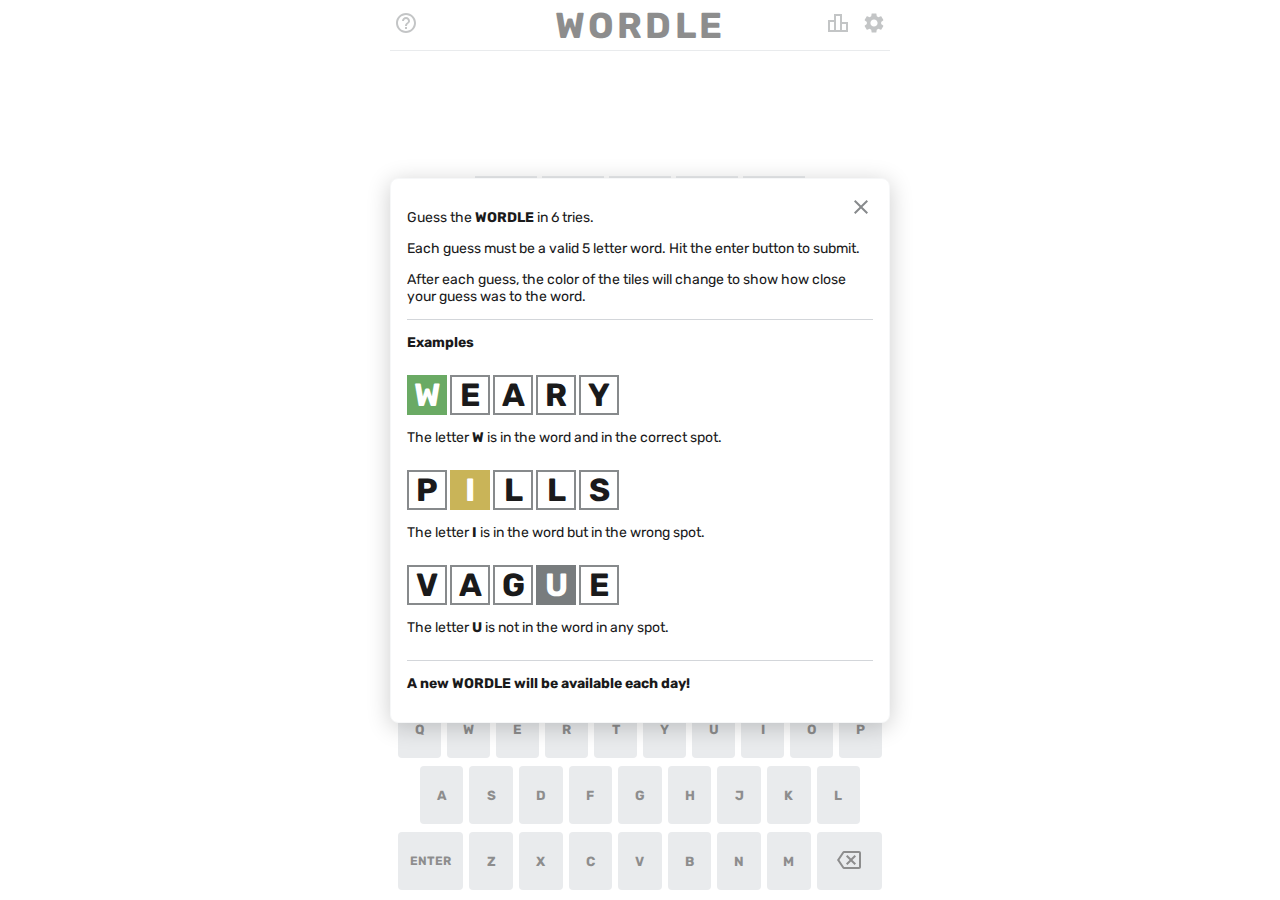
<file: index.html>
<!DOCTYPE html>
<html lang="en">
<head>
<meta charset="UTF-8" />
<meta name="viewport" content="width=device-width, initial-scale=1.0, user-scalable=no" />
<meta name="robots" content="noindex, nofollow, noodp, noydir" />
<title>Daily Wordle</title>
<meta name="theme-color" content="#6aaa64" />
<link href="rs/images/wordle_logo_32x32.png" rel="icon shortcut" sizes="3232" />
<link href="rs/images/wordle_logo_192x192.png" rel="apple-touch-icon" />
<link rel="stylesheet" type="text/css" href="rs/css/style.css">
<link rel="preconnect" href="https://fonts.googleapis.com">
<link rel="preconnect" href="https://fonts.gstatic.com" crossorigin>
<link href="https://fonts.googleapis.com/css2?family=Rubik:wght@500;600&display=swap" rel="stylesheet">
<style>body{font-family: "Rubik",sans-serif;}</style>
</head>
<body>
<script>
            (function () {
                window.wordle = window.wordle || {};
                window.wordle.hash = 'af610646';
            })();
        </script>
<script src="rs/js/ob_wordle2.js"></script>
<game-app></game-app>
</body>
</html>
</file>
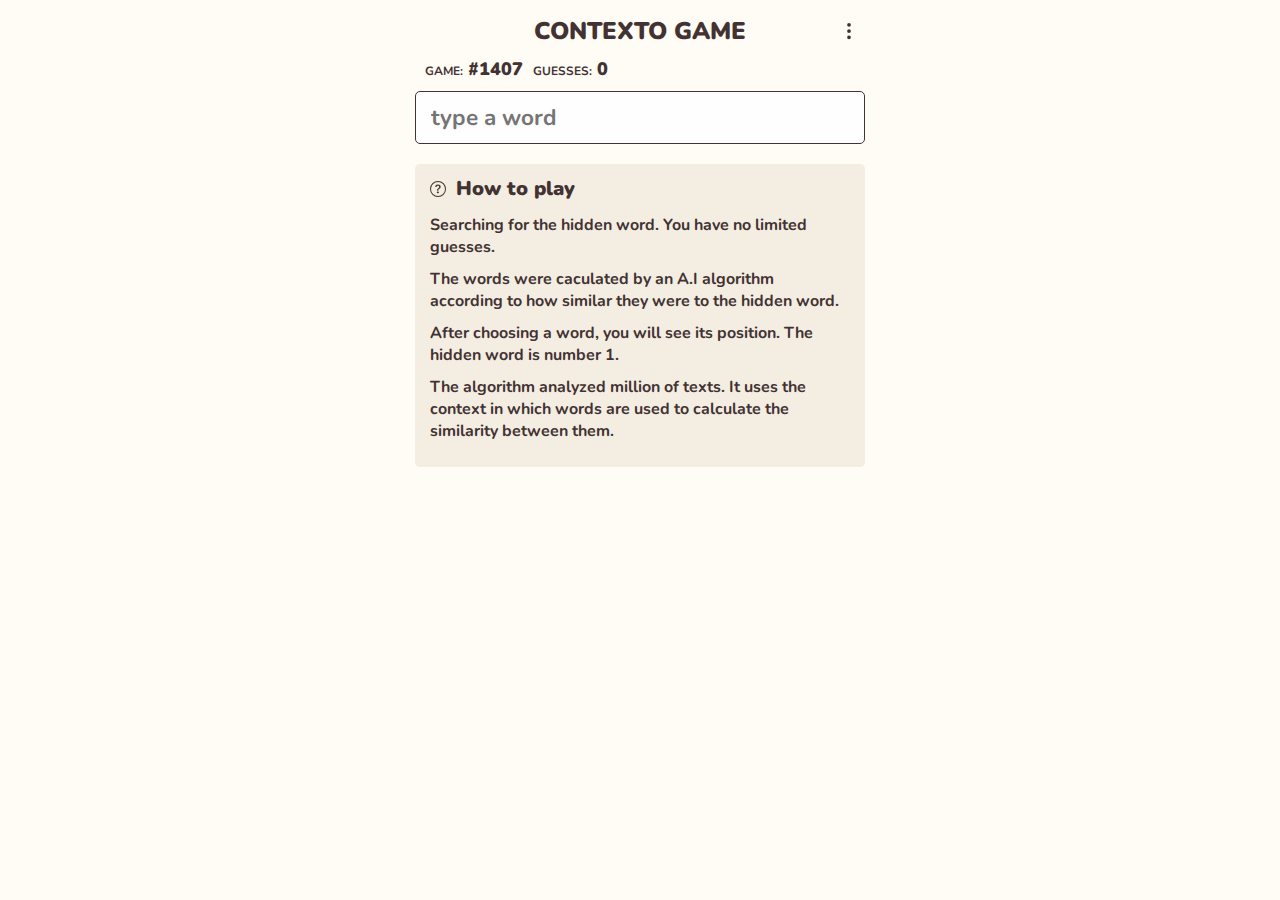
<file: contextogame/index.html>
<html lang="en" translate="no">
   <head> 
      <meta charset="utf-8">
      <link rel="icon" href="/favicon.ico">
      <meta name="viewport" content="width=device-width,initial-scale=1">
      <meta name="theme-color" content="#000000">
      <meta name="description" content="Contexto Game - The best daily word guessing game to play">
      <meta http-equiv="X-Frame-Options" content="deny">  
      <link rel="preconnect" href="https://fonts.googleapis.com">
      <link rel="preconnect" href="https://fonts.gstatic.com" crossorigin="">
      <link href="https://fonts.googleapis.com/css2?family=Nunito:wght@600;700;800;900&amp;display=swap" rel="stylesheet">
      <title>Contexto Game</title>
      <script defer="defer" src="./source/js/main.js"></script>
      <link href="./source/css/main.b6b9b6e5.css" rel="stylesheet"> 
      <style type="text/css" id="pwCSSstyling">.pw-tag { text-align: center; opacity: 1}.pw-oop-tag {width: 1px; height: 1px; line-height:1px; position: fixed}.pw-tag-hidden { visibility: hidden; opacity: 0}.pw-in-article { padding:20px 0; }.pw-in-article_hidden { visibility: hidden; height:0; }.pw-fixed-mobile-leaderboard{ position: fixed;bottom: 0px;left: 50%;width: 320px;height:50px;margin-left:-160px;z-index: 2147483645;text-align: center;padding: 2px 0;background: rgba(0, 0, 0, 0.8);transition: opacity .6s ease-in}.fixed-mobile-close { cursor: pointer;border-top: 1px solid rgba(0,0,0,0.35);border-left: 1px solid rgba(0,0,0,0.35);border-right: 1px solid rgba(0,0,0,0.35);border-radius: 4px 4px 0 0; padding: 3px 6px 3px 6px;position: absolute; top: -22px; right: -1px; z-index: -1;background-color: rgba(0,0,0,0.55);box-shadow: inset 0 0 0 1px rgba(255,255,255,0.2);color: rgba(255,255,255,0.75);line-height: 1.2;font-size: 12px;font-family: Helvetica,Arial,sans-serif;-webkit-transition: all .5s ease-out;-moz-transition: all .5s ease-out;-o-transition: all .5s ease-out;transition: all .5s ease-out;}.pw-siderail-left-close { cursor: pointer;border-top: 1px solid rgba(0,0,0,0.35);border-left: 1px solid rgba(0,0,0,0.35);border-right: 1px solid rgba(0,0,0,0.35);border-radius: 4px 4px 0 0; padding: 3px 6px 3px 6px; position: absolute;top: -22px; left: -1px; z-index: -1; background-color: rgba(0,0,0,0.55);box-shadow: inset 0 0 0 1px rgba(255,255,255,0.2);color: rgba(255,255,255,0.75);line-height: 1.2;font-size: 12px;font-family: Helvetica,Arial,sans-serif;-webkit-transition: all .5s ease-out;-moz-transition: all .5s ease-out;-o-transition: all .5s ease-out;transition: all .5s ease-out;}.pw-siderail-right-close { cursor: pointer;border-top: 1px solid rgba(0,0,0,0.35);border-left: 1px solid rgba(0,0,0,0.35);border-right: 1px solid rgba(0,0,0,0.35);border-radius: 4px 4px 0 0; padding: 3px 6px 3px 6px; position: absolute;top: -22px; right: -1px; z-index: -1; background-color: rgba(0,0,0,0.55);box-shadow: inset 0 0 0 1px rgba(255,255,255,0.2);color: rgba(255,255,255,0.75);line-height: 1.2;font-size: 12px;font-family: Helvetica,Arial,sans-serif;-webkit-transition: all .5s ease-out;-moz-transition: all .5s ease-out;-o-transition: all .5s ease-out;transition: all .5s ease-out;}div[data-pw-desk="leaderboard_atf"].pw-sticky,div[data-pw-mobi="leaderboard_atf"].pw-sticky { z-index: 2147483645;position: fixed; top:0px; left:0px; width: 100%; padding: 20px 0;background: rgba(0,0,0,.2);overflow:hidden;transition: 750ms opacity ease-out;opacity: 1;border-bottom: 1px solid rgba(238, 238, 238, 0.4)}div[data-pw-desk="med_rect_atf"].pw-sticky { z-index: 2147483644;position: fixed; width: 300px; padding: 0; background: transparent;overflow:hidden;transition: 750ms opacity ease-out;opacity: 1;border-bottom: 20px solid #fff;border-top: 20px solid #fff}.pws-sticky:before {z-index: -1;-webkit-filter: blur(34px);width: 100%;height: 100%;content: "";position: absolute;top: 0px;left: 0px;background: rgba(0,0,0,.5);}.pw-sticky-hide{opacity: 0%;}#pw-oop-behind_page { z-index: 0}#pw-oop-site_skin { z-index: 0}#pw-oop-above_page { z-index: 2147483647}#pw-oop-top_rail { top: 0px; left:0px}#pw-oop-left_rail { left: 0px; top: 0px; position: fixed;min-width:160px;height:600px}#pw-oop-right_rail { right: 0px; top: 0px; position: fixed;min-width:160px;height:600px}.pw-tps{ display: none }#tycheConsole{ background-color: #fff; border-top: 1px solid;font-family: Arial, Helvetica, sans-serif; font-size: 12px;position: fixed; bottom: 0; width: 100%; padding: 0 2% 2% 2%;z-index: 9999999999; box-sizing: border-box}#tycheConsole a:visited{ color: rgb(52, 152, 219) }#tycheConsole li:hover{background: rgba(52, 152, 219,.26)}.ad__name{ display:inline-block; width: 15%; font-weight:bold;}div[data-pw-desk="leaderboard_atf"] > div > iframe { margin:auto; }#pw-oop-bottom_rail > div > iframe { margin:auto; }#video_backfill {position: relative; top: 50%; transform: translateY(-50%); -ms-transform: translateY(-50%);z-index: 11}#video_backfill > .pw_report_ad_container { display: block}</style>
     
   </head>
   <body>
      <noscript>You need to enable JavaScript to run this app.</noscript>
      <div id="root">
         <div class="wrapper">
            <div class="top-bar">
               <div class="title">
                  <h1>Contexto Game</h1>
               </div>
               <div style="position: relative;">
                  <button class="btn ">
                     <svg xmlns="http://www.w3.org/2000/svg" width="20" height="20" fill="currentColor" viewBox="0 0 16 16">
                        <path d="M9.5 13a1.5 1.5 0 1 1-3 0 1.5 1.5 0 0 1 3 0zm0-5a1.5 1.5 0 1 1-3 0 1.5 1.5 0 0 1 3 0zm0-5a1.5 1.5 0 1 1-3 0 1.5 1.5 0 0 1 3 0z"></path>
                     </svg>
                  </button>
               </div>
            </div>
            <div class="info-bar"><span class="label">Game:</span> <span>#151</span>&nbsp;&nbsp;<span class="label">Guesses:</span> <span>0</span>&nbsp;&nbsp;</div>
            <form><input class="word" type="text" name="word" placeholder="type a word" autocapitalize="off" autocomplete="off" value=""></form>
            <div class="how-to-play">
               <div>
                  <div class="modal-title">
                     <svg xmlns="http://www.w3.org/2000/svg" width="16" height="16" fill="currentColor" viewBox="0 0 16 16">
                        <path d="M8 15A7 7 0 1 1 8 1a7 7 0 0 1 0 14zm0 1A8 8 0 1 0 8 0a8 8 0 0 0 0 16z"></path>
                        <path d="M5.255 5.786a.237.237 0 0 0 .241.247h.825c.138 0 .248-.113.266-.25.09-.656.54-1.134 1.342-1.134.686 0 1.314.343 1.314 1.168 0 .635-.374.927-.965 1.371-.673.489-1.206 1.06-1.168 1.987l.003.217a.25.25 0 0 0 .25.246h.811a.25.25 0 0 0 .25-.25v-.105c0-.718.273-.927 1.01-1.486.609-.463 1.244-.977 1.244-2.056 0-1.511-1.276-2.241-2.673-2.241-1.267 0-2.655.59-2.75 2.286zm1.557 5.763c0 .533.425.927 1.01.927.609 0 1.028-.394 1.028-.927 0-.552-.42-.94-1.029-.94-.584 0-1.009.388-1.009.94z"></path>
                     </svg>
                     <h2>How to play</h2>
                  </div>
                  <p>Searching for the secret word. You have no limited guesses.</p>
                  <p>The words were caculated by an A.I algorithm according to how similar they were to the hidden word.</p>
                  <p>After getting a word, you will get its position. The hidden word is number 1.</p>
                  <p>The algorithm analyzed million of texts. It uses the context in which words are used to calculate the similarity between them.</p>
               </div>
            </div>
            <div class="guess-history"></div>
         </div>
      </div>
   </body> 
</html>
</file>
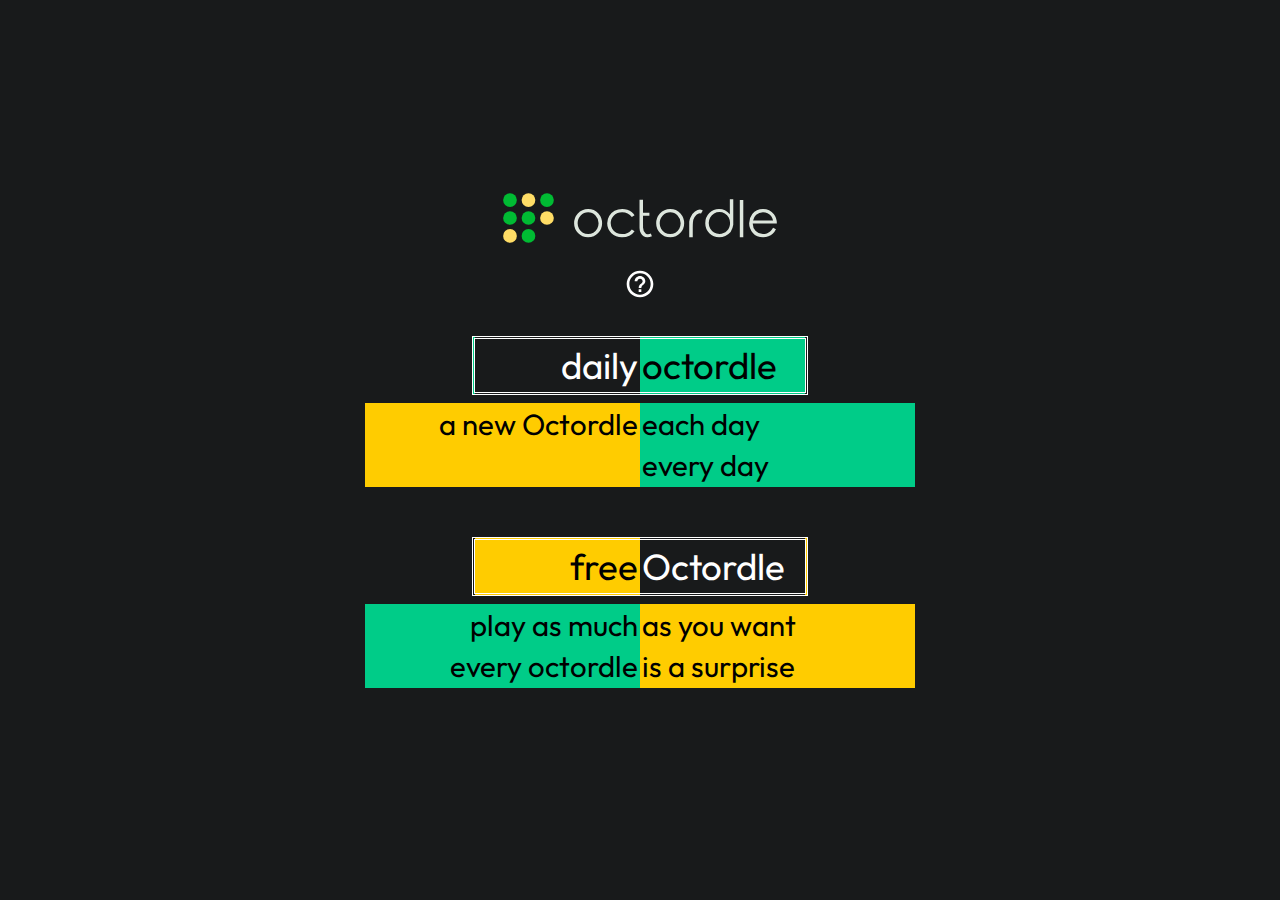
<file: octordle/index.html>
<html lang="en-US">
<head>
<meta charset="UTF-8" />
<title>Octordle</title>
<meta name="description" content="Put your skills to the test and solve eight Wordles at once! You have 13 guesses to solve all eight words. A new Octordle available each day to solve.">
<meta name="keywords" content="Octordle, Quordle, Dordle, Wordle, word game, puzzle, brain teaser">
<meta name="viewport" content="width=device-width, initial-scale=1.0, user-scalable=no">
<meta name="theme-color" content="#181a1b" />
<meta name=color-scheme content="dark">
<link rel="shortcut icon" type="image/x-icon" href="favicon.ico" />
<link rel="preconnect" href="https://fonts.googleapis.com">
<link rel="preconnect" href="https://fonts.gstatic.com" crossorigin>
<link href="https://fonts.googleapis.com/css2?family=Outfit:wght@500&display=swap" rel="stylesheet">
<link href="rs/css/all.css" rel="stylesheet" type="text/css" />
</head>
<body>
<div id="body" style="max-width:550px;margin:auto;height:100%;display:flex">
<div id="title" width="100%" style="margin:auto;flex:1;">
<center>
<div style="width: 67%;">
<table style="width:100%;">
<tr>
<td style="text-align: center;"><img src="rs/imgs/octordle_dark.svg" alt="octordle" height="70" />
</td>
</tr>
</table>
</div>
<div id="tutorial1" style="padding:12px;cursor:pointer;">
<img src="rs/imgs/help_outline.svg" width="32" height="32">
</div>
<div id="giveordle" style="padding:12px;cursor:pointer;font-size: .75rem;color:white;">
#giveordle - <span id="giveordle-text"></span>
</div>
<div class="box bg1" style="width: 60%; border:double;cursor:pointer;" id="daily">
<table style="width:100%;">
<tr>
<td style="width:50%; text-align:right;">daily</td>
<td style="width:50%; color:black;">octordle</td>
</tr>
</table>
</div>
<div style="height:8px;">&nbsp;</div>
<div class="bg3" style="font-size:80%;">
<table style="width:100%; color:black;">
<tr>
<td style="width:50%; text-align:right;">a new Octordle</td>
<td style="width:50%;">each day</td>
</tr>
<tr>
<td></td>
<td id="next_daily">every day</td>
</tr>
</table>
</div>
<div class="button">&nbsp;</div>
<div class="box bg5" style="width: 60%; border:double;cursor:pointer;" id="free">
<table style="width:100%;">
<tr>
<td style="width:50%; text-align:right; color:black;">free</td>
<td style="width:50%;">Octordle</td>
</tr>
</table>
</div>
<div style="height:8px;">&nbsp;</div>
<div class="bg4" style="font-size:80%;">
<table style="width:100%; color:black;">
<tr>
<td style="width:50%; text-align:right;">play as much</td>
<td style="width:50%;">as you want</td>
</tr>
<tr>
<td style="text-align:right;">every octordle</td>
<td>is a surprise</td>
</tr>
</table>
</div>
<div style="height:32px;">&nbsp;</div>
<div class="box" style="width: 60%; border:double;cursor:pointer;" id="widescreen-reset">
Reset Widescreen Mode
</div>
</center>
</div>
<div id="tutorial" style="width:100%;height:100%;overflow:auto;padding-left:8px;padding-right:8px;font-size:50%;display:none;color:white;background-color:rgb(24, 26, 27);">
<table style="width: 100%;font-size:200%;">
<tr>
<td class="box" style="border: none; border-style: double; width:35%;cursor:pointer;" id="leave_tutorial">back</td>
</tr>
</table>
<h3>#giveordle</h3>
<p>Recently Wordle exploded and brought joy to millions of people. It has inspired countless clones
including Octordle that owe their success solely to Wordle. Through Octordle, I ask that you add
brightness to the world through doing good. Perhaps
#giveordle will take off like Wordle did.</p>
<h3>Guess all eight OCTORDLE words in 13 tries.</h3>
<p>Each guess must be a valid 5 letter word. Hit the enter button to submit.<br><br>After each guess, the
color of the tiles will change to show how close your guess was to the word.</p>
<h2>Examples</h2>
<table style="width: 50%; border-spacing:0px;font-size:200%;">
<tr>
<td style="width: 50%; padding:0px;">
<table style="width: 100%;" class="table_guesses">
<tr>
<td class="box button" width="20%" style="background-color:#00cc88;color:black;">C</td>
<td class="box button" width="20%">R</td>
<td class="box button" width="20%">O</td>
<td class="box button" width="20%">W</td>
<td class="box button" width="20%">N</td>
</tr>
</table>
</td>
</tr>
</table>
<p>The letter C is in the word and in the correct spot.<br><br></p>
<table style="width: 50%; border-spacing:0px;font-size:200%;">
<tr>
<td style="width: 50%; padding:0px;">
<table style="width: 100%;" class="table_guesses">
<tr>
<td class="box button" width="20%">B</td>
<td class="box button" width="20%" style="background-color:#ffcc00;color:black;">A</td>
<td class="box button" width="20%">D</td>
<td class="box button" width="20%">G</td>
<td class="box button" width="20%">E</td>
</tr>
</table>
</td>
</tr>
</table>
<p>The letter A is in the word but in the wrong spot.<br><br></p>
<table style="width: 50%; border-spacing:0px;font-size:200%;">
<tr>
<td style="width: 50%; padding:0px;">
<table style="width: 100%;" class="table_guesses">
<tr>
<td class="box button" width="20%">C</td>
<td class="box button" width="20%">O</td>
<td class="box button" width="20%">M</td>
<td class="box button" width="20%">F</td>
<td class="box button" width="20%">Y</td>
</tr>
</table>
</td>
</tr>
</table>
<p>The letters C, O, M, F, Y are not in the word in any spot.<br><br>When you type a guess in OCTORDLE, you
will guess that word for all eight words that you are solving. All eight words you are solving will be
different.<br></p>
<table style="width: 100%; border-spacing:0px;font-size:200%;">
<tr>
<td style="width: 50%; padding:0px;">
<table style="width: 100%;" class="table_guesses">
<tr>
<td class="box button" width="20%">W</td>
<td class="box button" width="20%">O</td>
<td class="box button" width="20%">R</td>
<td class="box button" width="20%">L</td>
<td class="box button" width="20%">D</td>
</tr>
</table>
<table style="width: 100%;" class="table_guesses">
<tr>
<td class="box button" width="20%"></td>
<td class="box button" width="20%"></td>
<td class="box button" width="20%"></td>
<td class="box button" width="20%"></td>
<td class="box button" width="20%"></td>
</tr>
</table>
<table style="width: 100%;" class="table_guesses">
<tr>
<td class="box button" width="20%"></td>
<td class="box button" width="20%"></td>
<td class="box button" width="20%"></td>
<td class="box button" width="20%"></td>
<td class="box button" width="20%"></td>
</tr>
</table>
</td>
<td style="width: 50%; padding:0px;">
<table style="width: 100%;" class="table_guesses">
<tr>
<td class="box button" width="20%">W</td>
<td class="box button" width="20%">O</td>
<td class="box button" width="20%" style="background-color:#ffcc00;color:black;">R</td>
<td class="box button" width="20%">L</td>
<td class="box button" width="20%" style="background-color:#00cc88;color:black;">D</td>
</tr>
</table>
<table style="width: 100%;" class="table_guesses">
<tr>
<td class="box button" width="20%"></td>
<td class="box button" width="20%"></td>
<td class="box button" width="20%"></td>
<td class="box button" width="20%"></td>
<td class="box button" width="20%"></td>
</tr>
</table>
<table style="width: 100%;" class="table_guesses">
<tr>
<td class="box button" width="20%"></td>
<td class="box button" width="20%"></td>
<td class="box button" width="20%"></td>
<td class="box button" width="20%"></td>
<td class="box button" width="20%"></td>
</tr>
</table>
</td>
</tr>
<tr>
<td style="width: 50%; padding:0px;">
<table style="width: 100%;" class="table_guesses">
<tr>
<td class="box button" width="20%">W</td>
 <td class="box button" width="20%">O</td>
<td class="box button" width="20%">R</td>
<td class="box button" width="20%" style="background-color:#ffcc00;color:black;">L</td>
<td class="box button" width="20%">D</td>
</tr>
</table>
<table style="width: 100%;" class="table_guesses">
<tr>
<td class="box button" width="20%"></td>
<td class="box button" width="20%"></td>
<td class="box button" width="20%"></td>
<td class="box button" width="20%"></td>
<td class="box button" width="20%"></td>
</tr>
</table>
<table style="width: 100%;" class="table_guesses">
<tr>
<td class="box button" width="20%"></td>
<td class="box button" width="20%"></td>
<td class="box button" width="20%"></td>
<td class="box button" width="20%"></td>
<td class="box button" width="20%"></td>
</tr>
</table>
</td>
<td style="width: 50%; padding:0px;">
<table style="width: 100%;" class="table_guesses">
<tr>
<td class="box button" width="20%">W</td>
<td class="box button" width="20%" style="background-color:#00cc88;color:black;">O</td>
<td class="box button" width="20%">R</td>
<td class="box button" width="20%">L</td>
<td class="box button" width="20%" style="background-color:#ffcc00;color:black;">D</td>
</tr>
</table>
<table style="width: 100%;" class="table_guesses">
<tr>
<td class="box button" width="20%"></td>
<td class="box button" width="20%"></td>
<td class="box button" width="20%"></td>
<td class="box button" width="20%"></td>
<td class="box button" width="20%"></td>
</tr>
</table>
<table style="width: 100%;" class="table_guesses">
<tr>
<td class="box button" width="20%"></td>
<td class="box button" width="20%"></td>
<td class="box button" width="20%"></td>
<td class="box button" width="20%"></td>
<td class="box button" width="20%"></td>
</tr>
</table>
</td>
</tr>
</table>
<p>For the guess WORLD:
<ol>
<li>The top left word has none of the letters.</li>
<li>The top right word has the R in the wrong spot and the D in the correct spot.</li>
<li>The bottom left word has the L in the wrong spot.</li>
<li>The bottom right word has the O in the right spot and the D in the wrong spot.</li>
</ol>
</p>
<p>You have 13 guesses to get all 8 words correct. Good luck!</p>
<p>A new Octordle will be available each day!<br><br></p>
</div>
<div id="game" style="display: none;flex-direction: column;" width="100%">
<table style="width: 100%;">
<tr>
<td class="box" style="border: none; border-style: double; width:25%;cursor:pointer;" id="restart">
back</td>
<td class="box" style="border: none; border-style: double; width:20%;cursor:pointer;display:none;" id="reset_free">new</td>
<td style="width:*; text-align:center;font-size:75%;" id="game_title"></td>
<td id="tutorial2" style="padding:6px;cursor:pointer;width:32px;">
<img src="rs/imgs/help_outline.svg" width="32" height="32">
</td>
<td id="fullscreen" style="padding:6px;cursor:pointer;width:32px;display:none;">
<img src="rs/imgs/fullscreen.svg" width="32" height="32">
</td>
<td id="exit_fullscreen" style="padding:6px;cursor:pointer;width:32px;display:none;">
<img src="rs/imgs/fullscreen_exit.svg" width="32" height="32">
</td>
</tr>
</table>
<table id="widescreen-question" style="width: 100%; font-size: 75%">
<td style="width:*">
Want to try widescreen mode?
</td>
<td class="box" id="widescreen-yes">
Yes
</td>
<td class="box" id="widescreen-no">
No
</td>
</table>
<div id="normal-container" style="width: 100%;flex: 1;overflow: auto;">
<table style="width: 100%; border-spacing:0px;">
<tr>
<td style="width: 50%; padding:0px;" id="box-holder-1">
</td>
<td style="width: 50%; padding:0px;" id="box-holder-2">
</td>
 </tr>
<tr>
<td>&nbsp;</td>
<td></td>
</tr>
<tr>
<td style="width: 50%; padding:0px;" id="box-holder-3">
</td>
<td style="width: 50%; padding:0px;" id="box-holder-4">
</td>
</tr>
<tr>
<td>&nbsp;</td>
<td></td>
</tr>
<tr>
<td style="width: 50%; padding:0px;" id="box-holder-5">
</td>
<td style="width: 50%; padding:0px;" id="box-holder-6">
</td>
</tr>
<tr>
<td>&nbsp;</td>
<td></td>
</tr>
<tr>
<td style="width: 50%; padding:0px;" id="box-holder-7">
</td>
<td style="width: 50%; padding:0px;" id="box-holder-8">
</td>
</tr>
</table>
</div>
<div id="widescreen-container" style="width:100%; flex: 1; overflow: auto; display:none; min-height: 650px;">
<div style="display: flex; justify-content: space-between; gap: 15px; min-height: 550px">
<div id="box-holder-1-widescreen"></div>
<div id="box-holder-2-widescreen"></div>
<div id="box-holder-3-widescreen"></div>
<div id="box-holder-4-widescreen"></div>
<div id="box-holder-5-widescreen"></div>
<div id="box-holder-6-widescreen"></div>
<div id="box-holder-7-widescreen"></div>
<div id="box-holder-8-widescreen"></div>
</div>
</div>
<div id="post_game">
<table width="100%">
<tr height="14.2%">
<td rowspan=5 style="width:50%;">
<textarea class="box" style="width:100%; border: 1px solid;overflow:auto;resize:none;" rows="7" id="share_content">test</textarea>
</td>
<td style="font-size:75%; width:50%; text-align:center; vertical-align: top; padding-top: 15px;">
<div style="font-size:75%; width:50%; text-align:center; white-space: pre;" id="answer12">
&nbsp;</div>
<div style="font-size:75%; width:50%; text-align:center; white-space: pre;" id="answer34">
&nbsp;</div>
<div style="font-size:75%; width:50%; text-align:center; white-space: pre;" id="answer56">
&nbsp;</div>
<div style="font-size:75%; width:50%; text-align:center; white-space: pre;" id="answer78">
&nbsp;</div>
</td>
</tr>
<tr height="14.2%">
</tr>
<tr height="14.2%">
</tr>
<tr height="14.2%">
</tr>
<tr height="14.2%">
<td class="box" style="border: none; border-style: double;font-size:50%;width:50%;cursor:pointer;visibility:hidden;padding:8px;" id="share">
share
</td>
</tr>
<tr height="14.2%">
<td class="box" style="border: none; border-style: double;font-size:50%;width:50%;cursor:pointer;padding:8px;" id="share_clipboard">
copy to clipboard
</td>
</tr>
 </table>
</div>
<table id="keyboard" style="width: 100%; max-width: 550px; margin: auto" class="table_guesses">
<tr>
<td class="box button key" width="10%" id="q">Q</td>
<td class="box button key" width="10%" id="w">W</td>
<td class="box button key" width="10%" id="e">E</td>
<td class="box button key" width="10%" id="r">R</td>
<td class="box button key" width="10%" id="t">T</td>
<td class="box button key" width="10%" id="y">Y</td>
<td class="box button key" width="10%" id="u">U</td>
<td class="box button key" width="10%" id="i">I</td>
<td class="box button key" width="10%" id="o">O</td>
<td class="box button key" width="10%" id="p">P</td>
</tr>
<tr>
<td class="box button key" width="10%" id="a">A</td>
<td class="box button key" width="10%" id="s">S</td>
<td class="box button key" width="10%" id="d">D</td>
<td class="box button key" width="10%" id="f">F</td>
<td class="box button key" width="10%" id="g">G</td>
<td class="box button key" width="10%" id="h">H</td>
<td class="box button key" width="10%" id="j">J</td>
<td class="box button key" width="10%" id="k">K</td>
<td class="box button key" width="10%" id="l">L</td>
<td class="box button key" style="border-bottom:none;" width="10%" id="enter3"></td>
</tr>
<tr>
<td class="box button key" width="10%" id="bs">&#x232B;</td>
<td class="box button key" width="10%" id="z">Z</td>
<td class="box button key" width="10%" id="x">X</td>
<td class="box button key" width="10%" id="c">C</td>
<td class="box button key" width="10%" id="v">V</td>
<td class="box button key" width="10%" id="b">B</td>
<td class="box button key" width="10%" id="n">N</td>
<td class="box button key" width="10%" id="m">M</td>
<td class="box button key" style="border-right: none;" width="10%" id="enter1"></td>
<td class="box button key" style="border-left: none; border-top:none;" width="10%" id="enter2">
&#x23CE;</td>
</tr>
</table>
</div>
</div>
<canvas id="canvas" width="176" height="352" style="position:absolute;left:0;top:0;display:none;"></canvas>
<script src="rs/js/ob_mersenne.js"></script>
<script src="rs/js/ob_game.js"></script>
</body>
</html>
</file>
<file: rs/css/style.css>
:root {
    --green: #6aaa64;
    --darkendGreen: #538d4e;
    --yellow: #c9b458;
    --darkendYellow: #b59f3b;
    --lightGray: #d8d8d8;
    --gray: #86888a;
    --darkGray: #939598;
    --white: #fff;
    --black: #212121;
    /* Colorblind colors */
    --orange: #f5793a;
    --blue: #85c0f9;
    font-family: 'Clear Sans', 'Helvetica Neue', Arial, sans-serif;
    font-size: 16px;
    --header-height: 50px;
    --keyboard-height: 200px;
    --game-max-width: 500px;
}

/* Light theme colors */

:root {
    --color-tone-1: #1a1a1b;
    --color-tone-2: #787c7e;
    --color-tone-3: #878a8c;
    --color-tone-4: #d3d6da;
    --color-tone-5: #edeff1;
    --color-tone-6: #f6f7f8;
    --color-tone-7: #ffffff;
    --opacity-50: rgba(255, 255, 255, 0.5);
}

/* Dark Theme Colors */

.nightmode {
    --color-tone-1: #d7dadc;
    --color-tone-2: #818384;
    --color-tone-3: #565758;
    --color-tone-4: #3a3a3c;
    --color-tone-5: #272729;
    --color-tone-6: #1a1a1b;
    --color-tone-7: #121213;
    --opacity-50: rgba(0, 0, 0, 0.5);
}

/* Constant colors and colors derived from theme */

:root,
.nightmode {
    --color-background: var(--color-tone-7);
}

:root {
    --color-present: var(--yellow);
    --color-correct: var(--green);
    --color-absent: var(--color-tone-2);
    --tile-text-color: var(--color-tone-7);
    --key-text-color: var(--color-tone-1);
    --key-evaluated-text-color: var(--color-tone-7);
    --key-bg: var(--color-tone-4);
    --key-bg-present: var(--color-present);
    --key-bg-correct: var(--color-correct);
    --key-bg-absent: var(--color-absent);
    --modal-content-bg: var(--color-tone-7);
}

.nightmode {
    --color-present: var(--darkendYellow);
    --color-correct: var(--darkendGreen);
    --color-absent: var(--color-tone-4);
    --tile-text-color: var(--color-tone-1);
    --key-text-color: var(--color-tone-1);
    --key-evaluated-text-color: var(--color-tone-1);
    --key-bg: var(--color-tone-2);
    --key-bg-present: var(--color-present);
    --key-bg-correct: var(--color-correct);
    --key-bg-absent: var(--color-absent);
    --modal-content-bg: var(--color-tone-7);
}

.colorblind {
    --color-correct: var(--orange);
    --color-present: var(--blue);
    --tile-text-color: var(--white);
    --key-bg-present: var(--color-present);
    --key-bg-correct: var(--color-correct);
    --key-bg-absent: var(--color-absent);
}

html {
    height: 100%;
}

body {
    height: 100%;
    background-color: var(--color-background);
    margin: 0;
    padding: 0;
    font-family: cursive;
    /* Prevent scrollbar appearing on page transition */
    overflow-y: hidden;
}
</file>
<file: contextogame/source/css/main.b6b9b6e5.css>
:root{--text-color:#423232;--bg-color:#fffbf5;--bg-darker-color:#f4ede2;--bg-lighter-color:#fffefe;--accent-text-color:#fff;--accent-bg-color:#423232;--green:#b5e2dc;--yellow:#f4da92;--red:#f7c0b5;--normal-weight:700;--bold-weight:900;--guess-border:3px solid transparent;--current-guess-border:3px solid var(--text-color);--modal-border:3px solid var(--text-color);--shadow-color:rgba(0,0,0,.075)}[data-theme=dark]{--text-color:#fff;--bg-color:#15202b;--bg-darker-color:#1e2732;--bg-lighter-color:#273340;--accent-text-color:#fff;--accent-bg-color:#1d9bf0;--green:#00ba7c;--yellow:#ef7d31;--red:#f91880;--normal-weight:600;--bold-weight:800;--guess-border:3px solid transparent;--current-guess-border:3px solid var(--text-color);--modal-border:1px solid var(--text-color);--shadow-color:rgba(0,0,0,.075)}*{box-sizing:border-box;font-family:inherit;font-weight:inherit;margin:0;padding:0}a{font-weight:900;font-weight:var(--bold-weight);text-decoration:none}a,body{color:#423232;color:var(--text-color)}body{background-color:#fffbf5;background-color:var(--bg-color);font-family:Nunito,sans-serif;font-size:18px;font-weight:700;font-weight:var(--normal-weight)}b{font-weight:900;font-weight:var(--bold-weight)}.btn{align-items:center;background-color:transparent;border:0;border-radius:16px;color:#423232;color:var(--text-color);cursor:pointer;display:flex;height:32px;justify-content:center;width:32px}.btn-active,.btn:hover{background-color:#f4ede2;background-color:var(--bg-darker-color)}.wrapper{margin:auto;max-width:480px;padding:15px}.top-bar{align-items:center;display:flex;justify-content:space-between}.title{flex-grow:1;margin-left:32px;text-align:center}.title h1{font-size:24px;text-transform:uppercase}.info-bar,.title h1{font-weight:900;font-weight:var(--bold-weight)}.info-bar{padding:10px 10px 0}.label{font-size:12px;font-weight:700;font-weight:var(--normal-weight);text-transform:uppercase}.word{background-color:#fffefe;background-color:var(--bg-lighter-color);border:1px solid #423232;border:1px solid var(--text-color);border-radius:5px;color:#423232;color:var(--text-color);font-family:inherit;font-size:1.25em;margin:10px 0;padding:10px 15px;width:100%}.message{display:flex;flex-direction:column;justify-content:center;margin-bottom:15px;margin-top:5px;min-height:50px}.message-text{padding:0 5px}.message p{margin-bottom:10px}.message p:last-of-type{margin-bottom:0}.guess-history{padding-bottom:20px}.row-wrapper{border:3px solid transparent;border:var(--guess-border);border-radius:8px;margin:0 -3px;overflow:hidden;position:relative}.current{border:3px solid #423232;border:var(--current-guess-border);font-weight:900;font-weight:var(--bold-weight)}.outer-bar{background-color:#f4ede2;background-color:var(--bg-darker-color);height:100%;position:absolute;width:100%}.inner-bar{background-color:#b5e2dc;border-radius:5px;height:100%;min-width:1%}.row{border-radius:5px;font-weight:inherit;height:38px;justify-content:space-between;padding:5px 10px;position:relative;width:100%}.modal-bg,.row{align-items:center;display:flex}.modal-bg{background-color:rgba(0,0,0,.1);height:100vh;justify-content:center;left:0;position:fixed;top:0;width:100vw;z-index:2000}.modal-wrapper{display:flex;flex-direction:column;max-height:calc(100vh - 40px);max-width:460px;position:relative;width:calc(100vw - 40px)}.modal{background-color:#fffefe;background-color:var(--bg-lighter-color);border:3px solid #423232;border:var(--modal-border);border-radius:10px;box-shadow:0 1px 1px rgba(0,0,0,.075),0 2px 2px rgba(0,0,0,.075),0 4px 4px rgba(0,0,0,.075),0 8px 8px rgba(0,0,0,.075),0 16px 16px rgba(0,0,0,.075);box-shadow:0 1px 1px var(--shadow-color),0 2px 2px var(--shadow-color),0 4px 4px var(--shadow-color),0 8px 8px var(--shadow-color),0 16px 16px var(--shadow-color);height:100%;overflow-y:auto;padding:20px;z-index:2001}.modal p{font-size:16px;margin:10px 0}.modal-close-button{--size:32px;align-items:center;background-color:#fffefe;background-color:var(--bg-lighter-color);border:3px solid #423232;border:var(--modal-border);border-radius:calc(var(--size)/2);cursor:pointer;display:flex;height:var(--size);justify-content:center;position:absolute;right:calc(var(--size)/3*-1);top:calc(var(--size)/3*-1);width:var(--size);z-index:2002}.modal-close-button svg{height:24px;width:24px}.modal-title{align-items:center;display:flex;padding-bottom:5px}.modal-title h2{font-size:20px;font-weight:900;font-weight:var(--bold-weight);line-height:100%;margin:0;padding-left:10px}.end-msg{background-color:#f4ede2;background-color:var(--bg-darker-color);border-radius:5px;margin:20px 0;padding:20px;text-align:center}.end-msg p{margin:10px 0}.continue-msg{font-size:16px;margin-top:20px;padding:0 10px}.how-to-play{background-color:#f4ede2;background-color:var(--bg-darker-color);border-radius:5px;margin-top:10px;padding:15px}.how-to-play p{font-size:16px;margin:10px 0}.share-btn{align-items:center;background-color:#423232;background-color:var(--text-color);border:none;border-radius:5px;color:#fffbf5;color:var(--bg-color);cursor:pointer;display:inline-flex;font-family:inherit;font-size:20px;line-height:1;margin:10px;padding:10px 20px}.share-btn svg{margin-right:10px}.button{align-items:center;background-color:#423232;background-color:var(--accent-bg-color);border:none;border-radius:5px;color:#fff;color:var(--accent-text-color);cursor:pointer;display:inline-flex;font-family:inherit;font-size:18px;justify-content:center;line-height:1;padding:15px 20px}.button svg{margin-right:10px}.button-full{width:100%}.button.subtle{background-color:transparent;color:#423232;color:var(--text-color)}.button.subtle:hover{background-color:#f4ede2;background-color:var(--bg-darker-color)}.game-selection-button{align-items:center;display:flex;justify-content:space-between;width:100%}.shared-msg{position:absolute;right:-70px;top:0}.dropdown-bg{height:100vh;left:0;position:fixed;top:0;width:100vw;z-index:1000}.dropdown{background-color:#fffefe;background-color:var(--bg-lighter-color);border-radius:10px;box-shadow:0 1px 1px rgba(0,0,0,.075),0 2px 2px rgba(0,0,0,.075),0 4px 4px rgba(0,0,0,.075),0 8px 8px rgba(0,0,0,.075),0 16px 16px rgba(0,0,0,.075);box-shadow:0 1px 1px var(--shadow-color),0 2px 2px var(--shadow-color),0 4px 4px var(--shadow-color),0 8px 8px var(--shadow-color),0 16px 16px var(--shadow-color);max-width:calc(100vw - 40px);padding:10px;position:absolute;right:0;z-index:1001}.menu-item{align-items:center;background-color:transparent;border:0;border-radius:5px;color:#423232;color:var(--text-color);cursor:pointer;display:flex;font-size:16px;padding:10px 15px;text-align:left;white-space:nowrap;width:100%}.menu-item:disabled{opacity:.5;pointer-events:none}.menu-item svg{margin-right:10px}.menu-item:hover{background-color:#f4ede2;background-color:var(--bg-darker-color)}.menu-annotation{flex-grow:1;font-size:12px;line-height:1;margin-left:10px;text-align:right}.loading-text span{-webkit-animation:waviy 2s infinite;animation:waviy 2s infinite;-webkit-animation-delay:calc(.05s*var(--i));animation-delay:calc(.05s*var(--i));display:inline-block;position:relative}@-webkit-keyframes waviy{0%,15%,to{-webkit-transform:translateY(0);transform:translateY(0)}8%{-webkit-transform:translateY(-.25em);transform:translateY(-.25em)}}@keyframes waviy{0%,15%,to{-webkit-transform:translateY(0);transform:translateY(0)}8%{-webkit-transform:translateY(-.25em);transform:translateY(-.25em)}}.fixed-bottom{bottom:0;left:0;position:fixed;width:100%;z-index:3000}.previous-games-ad{align-items:center;background-color:#f4ede2;background-color:var(--bg-darker-color);display:flex;justify-content:center}.previous-games-ad-size{height:50px;width:300px}@media (min-width:768px){.previous-games-ad-size{height:90px;width:728px}}.cookie-dialog{align-items:center;background-color:#fffefe;background-color:var(--bg-lighter-color);box-shadow:-5px 1px 1px rgba(0,0,0,.075),0 2px 2px rgba(0,0,0,.075),0 4px 4px rgba(0,0,0,.075),0 8px 8px rgba(0,0,0,.075),0 16px 16px rgba(0,0,0,.075);box-shadow:-5px 1px 1px var(--shadow-color),0 2px 2px var(--shadow-color),0 4px 4px var(--shadow-color),0 8px 8px var(--shadow-color),0 16px 16px var(--shadow-color);display:flex;font-size:14px;justify-content:center;padding:10px 20px}.cookie-dialog-text{padding-right:10px}.badge{display:inline-block;position:relative}.badge-dot{background:#ff4d4f;border-radius:100%;height:8px;min-width:8px;position:absolute;right:0;top:0;-webkit-transform:translate(50%,-50%);transform:translate(50%,-50%);-webkit-transform-origin:100% 0;transform-origin:100% 0;width:8px}.social-media-links{padding:5px 0;text-align:center}.social-media-links svg{height:50px;width:150px}.social-media-links a:not(:last-of-type){margin-right:24px}.bigger{font-size:20px;font-weight:900;font-weight:var(--bold-weight)}.countdown-text{font-size:16px;margin-top:10px}.countdown{font-size:30px}.chart-wrapper{display:flex;justify-content:center}.chart{text-align:left;white-space:pre}
/*# sourceMappingURL=main.b6b9b6e5.css.map*/
</file>
<file: octordle/rs/css/all.css>
html{background-color:#181a1b}body{font-family:outfit,sans-serif;background-color:#181a1b;color:#fff;margin:0}a{color:#fff}.body-ios{height:-moz-calc(100% - 25px)!important;height:-webkit-calc(100% - 25px)!important;height:calc(100% - 25px)!important;bottom:25px}.button{width:var(--boxsize);height:var(--boxsize)}:root{--boxsize: 50px;--spacing: 0px;--collapse: }.box{border:#fff 1px solid;padding:0;text-align:center;background-color:#181a1b;overflow:hidden;border-spacing:var(--spacing);color:#fff;user-select:none;-webkit-user-select:none;-moz-user-select:none;-ms-user-select:none;user-select:none}.key{cursor:pointer;touch-action:manipulation}.bg-quad{color:#000;background-size:50% 50%;background-position:0% 0%,0% 100%,100% 0%,100% 100%;background-repeat:no-repeat}.bg11{background-image:linear-gradient(45deg,#919191,#919191 100%),linear-gradient(135deg,#ffcc00,#ffcc00),linear-gradient(225deg,#00cc88,#00cc88),linear-gradient(225deg,#ffcc00,#ffcc00)}.bg22{background-image:linear-gradient(45deg,#919191,#919191 100%),linear-gradient(135deg,#919191,#919191),linear-gradient(225deg,#00cc88,#00cc88),linear-gradient(225deg,#00cc88,#00cc88)}.bg33{background-image:linear-gradient(45deg,#00cc88,#00cc88 100%),linear-gradient(135deg,#919191,#919191),linear-gradient(225deg,#ffcc00,#ffcc00),linear-gradient(225deg,#00cc88,#00cc88)}.bg44{background-image:linear-gradient(45deg,#919191,#919191 100%),linear-gradient(135deg,#ffcc00,#ffcc00),linear-gradient(225deg,#ffcc00,#ffcc00),linear-gradient(225deg,#919191,#919191)}.bg55{background-image:linear-gradient(45deg,#919191,#919191 100%),linear-gradient(135deg,#00cc88,#00cc88),linear-gradient(225deg,#919191,#919191),linear-gradient(225deg,#919191,#919191)}.bg66{background-image:linear-gradient(45deg,#919191,#919191 100%),linear-gradient(135deg,#919191,#919191),linear-gradient(225deg,#919191,#919191),linear-gradient(225deg,#ffcc00,#ffcc00)}.bg1{background-image:linear-gradient(to right,rgb(24,26,27),rgb(24,26,27) 50%,#00cc88 50%,#00cc88)}.bg2{background-image:linear-gradient(to right,rgb(24,26,27),rgb(24,26,27) 50%,#ffcc00 50%,#ffcc00)}.bg3{background-image:linear-gradient(to right,#ffcc00,#ffcc00 50%,#00cc88 50%,#00cc88)}.bg4{background-image:linear-gradient(to right,#00cc88,#00cc88 50%,#ffcc00 50%,#ffcc00)}.bg5{background-image:linear-gradient(to right,#ffcc00,#ffcc00 50%,rgb(24,26,27) 50%,rgb(24,26,27))}.bg6{background-image:linear-gradient(to right,#00cc88,#00cc88 50%,rgb(24,26,27) 50%,rgb(24,26,27))}table{font-size:inherit}.table_guesses{border-collapse:var(--collapse);border-spacing:var(--spacing)}.seed-num{display:inline-block}.crazy-win .box.button.crazy-1{animation-name:spin;animation-duration:750ms;animation-iteration-count:infinite;animation-timing-function:linear}.crazy-win .box.button.crazy-2{animation-name:growshrink;animation-duration:400ms;animation-iteration-count:infinite;animation-timing-function:linear;animation-direction:alternate}.crazy-win .box.button.crazy-3{animation-name:spin-opposite;animation-duration:1000ms;animation-iteration-count:infinite;animation-timing-function:linear}.crazy{animation-name:spin;animation-duration:1000ms;animation-iteration-count:infinite;animation-timing-function:linear}.crazy--opposite{animation-name:spin-opposite;animation-duration:1000ms;animation-iteration-count:infinite;animation-timing-function:linear}@keyframes spin{from{transform:rotate(0deg)}to{transform:rotate(360deg)}}@keyframes spin-opposite{from{transform:rotate(360deg)}to{transform:rotate(0deg)}}@keyframes growshrink{from{transform:scale(1)}to{transform:scale(1.5)}}
</file>
